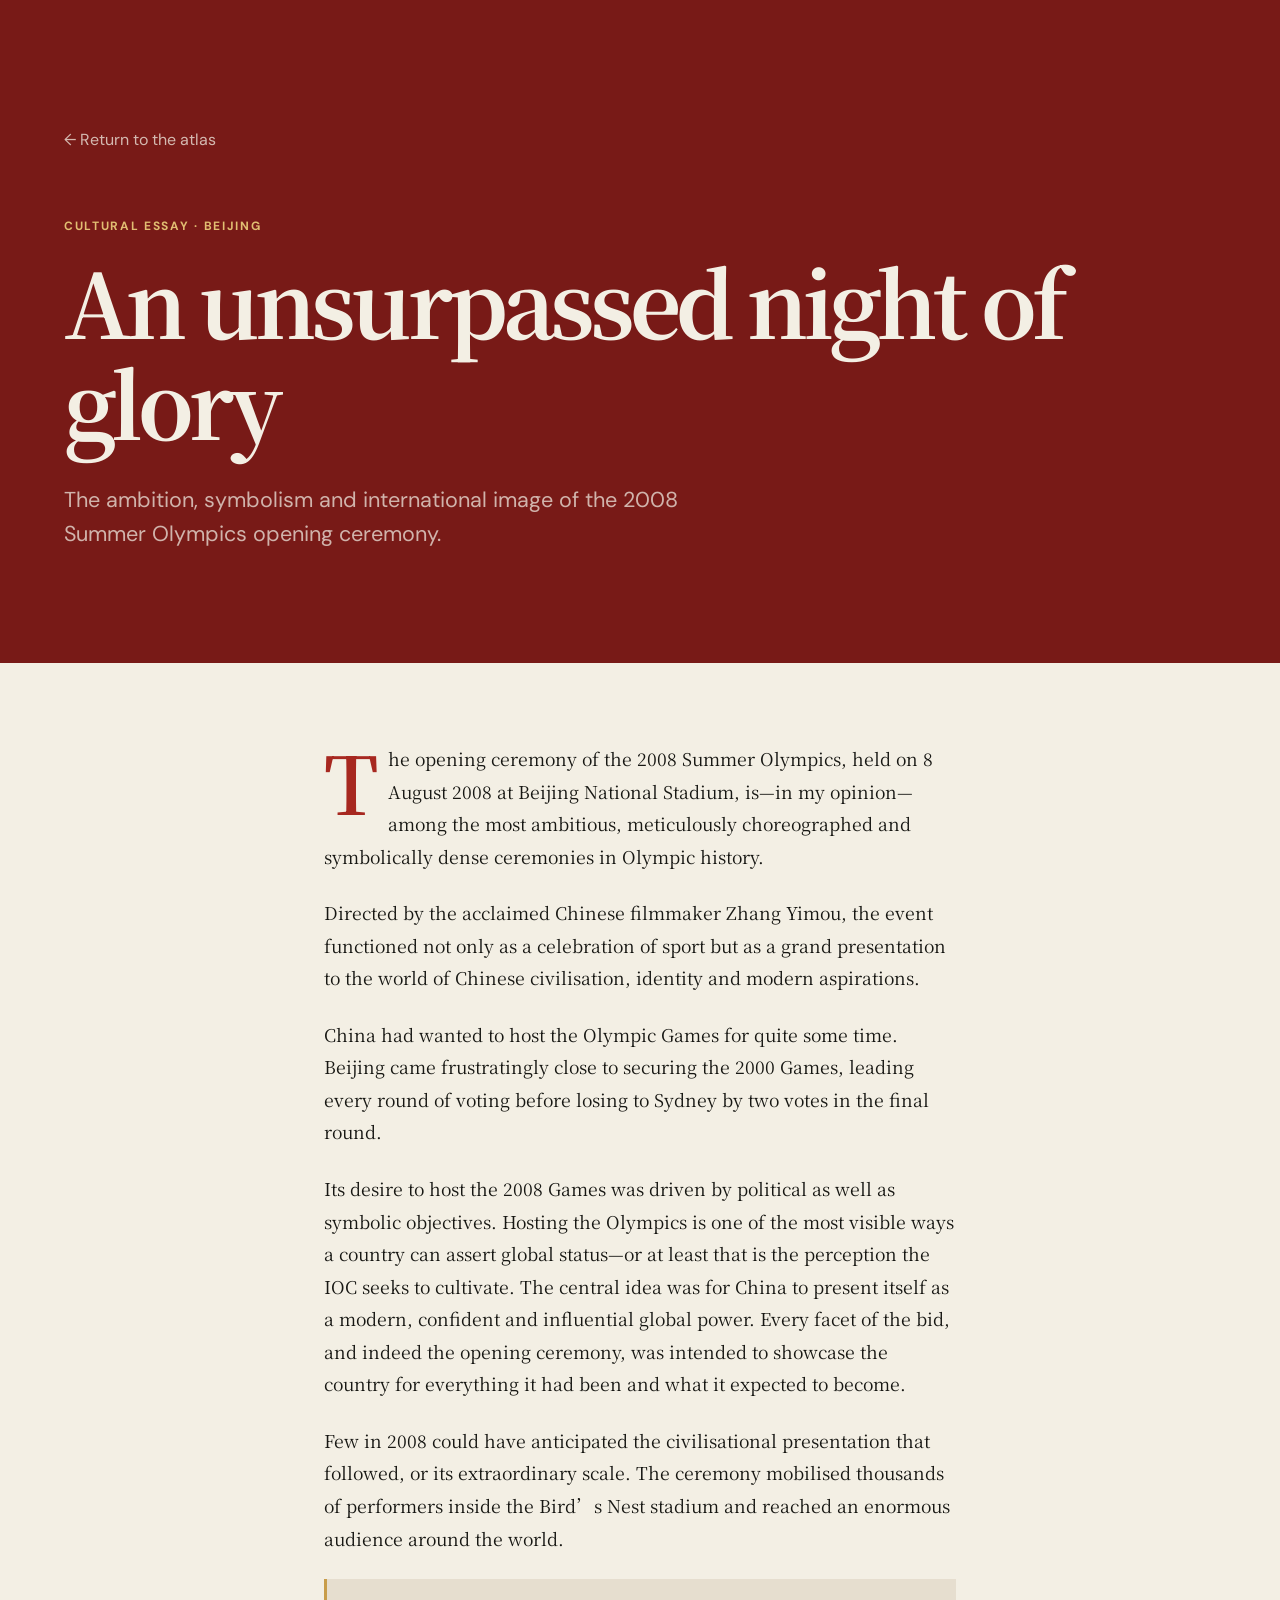
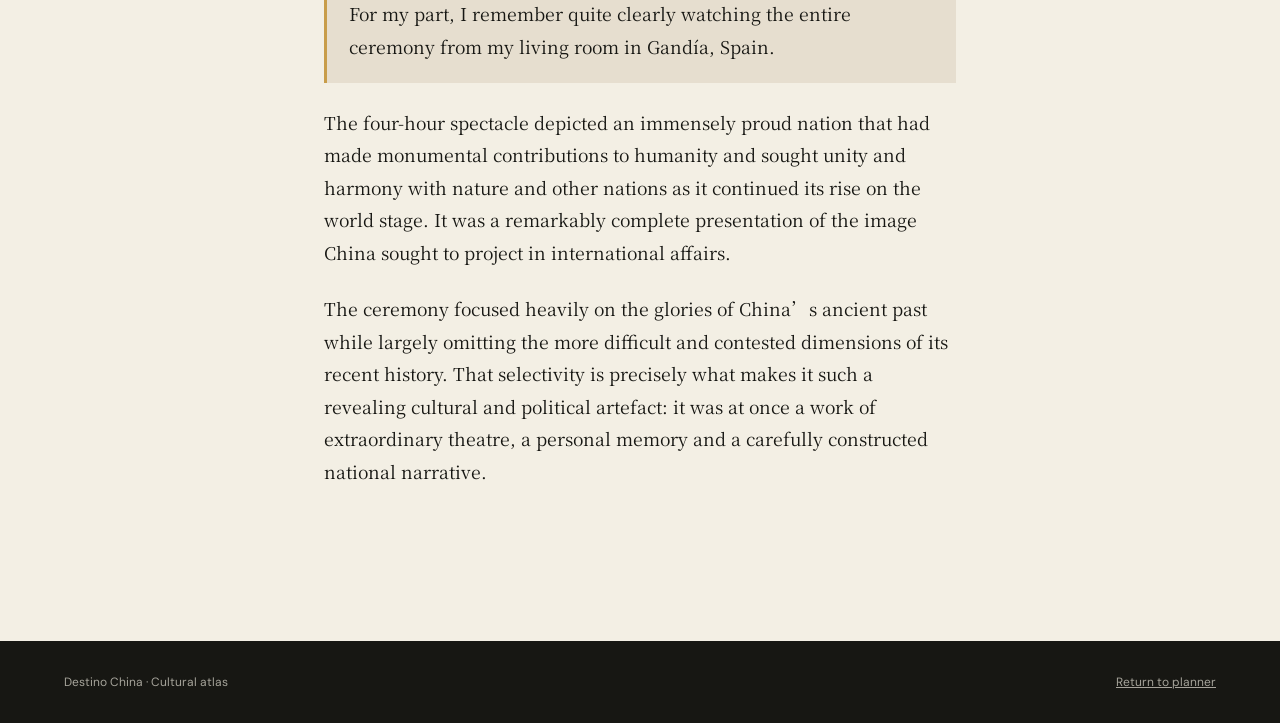
<file: openingceremony.html>
<!doctype html>
<html lang="en">
<head>
  <meta charset="utf-8">
  <meta name="viewport" content="width=device-width, initial-scale=1">
  <meta name="description" content="A personal reflection on the Beijing 2008 Olympic opening ceremony.">
  <title>Beijing 2008 — Destino China</title>
  <link rel="preconnect" href="https://fonts.googleapis.com">
  <link rel="preconnect" href="https://fonts.gstatic.com" crossorigin>
  <link href="https://fonts.googleapis.com/css2?family=DM+Sans:wght@400;500;600;700&family=Noto+Serif+SC:wght@500;600;700&display=swap" rel="stylesheet">
  <link rel="stylesheet" href="assets/styles.css">
  <style>
    .essay-hero { padding: 8rem 5vw 5rem; color: var(--paper); background: var(--red-dark); }
    .essay-hero a { display: inline-block; margin-bottom: 4rem; color: rgba(243,239,228,.75); text-decoration: none; }
    .essay-hero h1 { max-width: 1050px; }
    .essay-hero .lede { color: rgba(243,239,228,.72); }
    .essay { max-width: 760px; margin: 0 auto; padding: 5rem 5vw 8rem; }
    .essay p { margin: 0 0 1.5rem; font: 1.1rem/1.85 var(--serif); }
    .essay p:first-child::first-letter { float: left; margin: .05em .12em 0 0; color: var(--red); font: 600 5rem/.85 var(--serif); }
    .essay-note { padding: 1.2rem 1.4rem; border-left: 3px solid var(--gold); background: var(--paper-deep); }
  </style>
</head>
<body>
  <main>
    <header class="essay-hero">
      <a href="index.html">← Return to the atlas</a>
      <p class="eyebrow" style="color:#e1be72">Cultural essay · Beijing</p>
      <h1>An unsurpassed night of glory</h1>
      <p class="lede">The ambition, symbolism and international image of the 2008 Summer Olympics opening ceremony.</p>
    </header>
    <article class="essay">
      <p>The opening ceremony of the 2008 Summer Olympics, held on 8 August 2008 at Beijing National Stadium, is—in my opinion—among the most ambitious, meticulously choreographed and symbolically dense ceremonies in Olympic history.</p>
      <p>Directed by the acclaimed Chinese filmmaker Zhang Yimou, the event functioned not only as a celebration of sport but as a grand presentation to the world of Chinese civilisation, identity and modern aspirations.</p>
      <p>China had wanted to host the Olympic Games for quite some time. Beijing came frustratingly close to securing the 2000 Games, leading every round of voting before losing to Sydney by two votes in the final round.</p>
      <p>Its desire to host the 2008 Games was driven by political as well as symbolic objectives. Hosting the Olympics is one of the most visible ways a country can assert global status—or at least that is the perception the IOC seeks to cultivate. The central idea was for China to present itself as a modern, confident and influential global power. Every facet of the bid, and indeed the opening ceremony, was intended to showcase the country for everything it had been and what it expected to become.</p>
      <p>Few in 2008 could have anticipated the civilisational presentation that followed, or its extraordinary scale. The ceremony mobilised thousands of performers inside the Bird’s Nest stadium and reached an enormous audience around the world.</p>
      <p class="essay-note">For my part, I remember quite clearly watching the entire ceremony from my living room in Gandía, Spain.</p>
      <p>The four-hour spectacle depicted an immensely proud nation that had made monumental contributions to humanity and sought unity and harmony with nature and other nations as it continued its rise on the world stage. It was a remarkably complete presentation of the image China sought to project in international affairs.</p>
      <p>The ceremony focused heavily on the glories of China’s ancient past while largely omitting the more difficult and contested dimensions of its recent history. That selectivity is precisely what makes it such a revealing cultural and political artefact: it was at once a work of extraordinary theatre, a personal memory and a carefully constructed national narrative.</p>
    </article>
  </main>
  <footer><span>Destino China · Cultural atlas</span><a href="index.html">Return to planner</a></footer>
</body>
</html>
</file>
<file: assets/styles.css>
:root {
  --ink: #171713;
  --paper: #f3efe4;
  --paper-deep: #e6decf;
  --red: #a72820;
  --red-dark: #781a17;
  --jade: #164f45;
  --gold: #c89d4a;
  --line: rgba(23, 23, 19, .18);
  --serif: "Noto Serif SC", Georgia, serif;
  --sans: "DM Sans", system-ui, sans-serif;
}

* { box-sizing: border-box; }
html { scroll-behavior: smooth; }
body { margin: 0; color: var(--ink); background: var(--paper); font: 16px/1.55 var(--sans); }
a { color: inherit; }
button, input { font: inherit; }
.sr-only { position: absolute; width: 1px; height: 1px; overflow: hidden; clip: rect(0,0,0,0); white-space: nowrap; }

.site-header { min-height: 72px; display: flex; align-items: center; justify-content: space-between; padding: 0 5vw; border-bottom: 1px solid var(--line); }
.brand { display: flex; gap: .75rem; align-items: center; font-weight: 700; text-decoration: none; }
.brand-mark { width: 2.25rem; aspect-ratio: 1; display: grid; place-items: center; color: var(--paper); background: var(--red); border-radius: 50%; font-family: var(--serif); }
nav { display: flex; gap: 1.75rem; }
nav a { font-size: .9rem; font-weight: 600; text-decoration: none; }
nav a:hover { color: var(--red); }

main > section { padding: 6rem 5vw; }
.intro { min-height: calc(100vh - 72px); display: grid; grid-template-columns: minmax(0, .92fr) minmax(320px, .7fr); gap: 6vw; align-items: center; background-image: radial-gradient(circle at 12% 80%, rgba(200,157,74,.17), transparent 27%); }
.eyebrow { margin: 0 0 1rem; color: var(--red); font-size: .75rem; font-weight: 700; letter-spacing: .14em; text-transform: uppercase; }
h1, h2, h3 { margin: 0; font-family: var(--serif); line-height: 1.12; }
h1 { max-width: 780px; font-size: clamp(3.2rem, 7vw, 7.4rem); letter-spacing: -.055em; }
.lede { max-width: 680px; margin: 2rem 0; font-size: clamp(1.05rem, 1.8vw, 1.35rem); color: #4a4740; }
.trip-stats { display: flex; gap: clamp(1.5rem, 4vw, 4rem); padding-top: 2rem; border-top: 1px solid var(--line); }
.trip-stats div { display: grid; }
.trip-stats strong { font: 600 1.45rem/1.2 var(--serif); }
.trip-stats span { margin-top: .3rem; color: #68645b; font-size: .78rem; }
.intro-image { position: relative; margin: 0; align-self: stretch; min-height: 520px; overflow: hidden; background: var(--jade); }
.intro-image img { width: 100%; height: 100%; object-fit: cover; filter: saturate(.78) contrast(1.07); }
.intro-image::after { content: "北京"; position: absolute; right: 1rem; bottom: 2.2rem; color: rgba(255,255,255,.82); font: 600 clamp(4rem, 8vw, 8rem)/1 var(--serif); writing-mode: vertical-rl; }
.intro-image figcaption { position: absolute; inset: auto 1rem .7rem; z-index: 1; color: rgba(255,255,255,.82); font-size: .68rem; }

.route-section { color: var(--paper); background: var(--jade); }
.section-heading { display: flex; justify-content: space-between; align-items: end; gap: 2rem; margin-bottom: 2.5rem; }
.section-heading h2 { font-size: clamp(2.15rem, 4vw, 4rem); letter-spacing: -.035em; }
.section-heading > p { max-width: 360px; margin: 0; color: #625e56; }
.route-section .section-heading > p { color: rgba(243,239,228,.68); }
.route-section .eyebrow { color: #e1be72; }
.map-layout { display: grid; grid-template-columns: minmax(0, 1.9fr) minmax(260px, .7fr); min-height: 500px; border: 1px solid rgba(243,239,228,.22); }
#map { min-height: 500px; z-index: 1; background: #d9d4c8; }
.leaflet-tile-pane { filter: grayscale(1) sepia(.18) contrast(.88); }
.route-marker { display: grid; place-items: center; width: 28px !important; height: 28px !important; margin: -14px 0 0 -14px !important; color: white; background: var(--red); border: 3px solid var(--paper); border-radius: 50%; box-shadow: 0 2px 12px rgba(0,0,0,.3); font: 700 .68rem var(--sans); }
.route-panel { display: flex; flex-direction: column; justify-content: center; padding: clamp(2rem, 4vw, 4rem); background: #113f37; }
.route-number { color: #d4b063; font-size: .74rem; letter-spacing: .16em; }
.place-chinese { margin: 1rem 0 0; color: rgba(243,239,228,.24); font: 600 clamp(4rem, 7vw, 7rem)/1 var(--serif); }
.route-panel h3 { font-size: clamp(2rem, 4vw, 3.5rem); }
.route-panel > p:not(.route-number):not(.place-chinese) { color: rgba(243,239,228,.7); }
.place-meta { display: grid; gap: .25rem; margin: 1rem 0 2rem; font-size: .78rem; color: rgba(243,239,228,.58); }
.text-button { align-self: start; padding: .7rem 0; color: var(--paper); background: none; border: 0; border-bottom: 1px solid rgba(243,239,228,.4); cursor: pointer; }
.route-tabs { display: grid; grid-template-columns: repeat(5, 1fr); gap: 0; margin: 0; padding: 0; list-style: none; border: 1px solid rgba(243,239,228,.22); border-top: 0; }
.route-tabs button { width: 100%; padding: 1.25rem .8rem; color: rgba(243,239,228,.6); background: transparent; border: 0; border-right: 1px solid rgba(243,239,228,.16); cursor: pointer; }
.route-tabs li:last-child button { border-right: 0; }
.route-tabs button.active, .route-tabs button:hover { color: var(--paper); background: rgba(255,255,255,.08); }

.planner-section { background: var(--paper-deep); }
.planner-grid { display: grid; grid-template-columns: 1fr 1fr; gap: 1.5rem; }
.panel { padding: clamp(1.5rem, 3vw, 2.5rem); background: var(--paper); border-top: 4px solid var(--red); box-shadow: 0 14px 30px rgba(52,38,20,.07); }
.panel-title { display: flex; justify-content: space-between; align-items: center; margin-bottom: 1.5rem; }
.panel-title h3 { font-size: 1.55rem; }
.panel-title span { color: #736d63; font-size: .8rem; }
.progress-track { height: 4px; margin-bottom: 1rem; overflow: hidden; background: #d8d1c4; }
.progress-track span { display: block; width: 0; height: 100%; background: var(--red); transition: width .25s ease; }
.check-item { display: flex; gap: .8rem; align-items: center; padding: .9rem 0; border-bottom: 1px solid var(--line); }
.check-item input { width: 1.1rem; height: 1.1rem; accent-color: var(--red); }
.check-item label { cursor: pointer; }
.check-item input:checked + label { color: #8a8377; text-decoration: line-through; }
.add-task-form { display: flex; margin-top: 1.2rem; border-bottom: 1px solid var(--ink); }
.add-task-form input { flex: 1; min-width: 0; padding: .7rem 0; background: none; border: 0; outline: none; }
.add-task-form button { width: 2.5rem; font-size: 1.5rem; background: none; border: 0; cursor: pointer; }
.budget-fields { display: grid; grid-template-columns: 1fr 1fr; gap: 1rem; }
.budget-fields label { position: relative; display: grid; gap: .35rem; color: #625e56; font-size: .78rem; }
.budget-fields input { width: 100%; padding: .8rem 2rem .8rem .8rem; background: #ebe5da; border: 1px solid transparent; }
.budget-fields label span { position: absolute; right: .8rem; bottom: .75rem; color: #777064; }
.rate-field { display: block; margin: 1.2rem 0; color: #625e56; font-size: .78rem; }
.rate-field input { width: 5rem; margin-left: .5rem; padding: .45rem; background: transparent; border: 1px solid var(--line); }
.budget-total { display: grid; grid-template-columns: 1fr auto; align-items: end; padding-top: 1.4rem; border-top: 1px solid var(--line); }
.budget-total span { font-size: .85rem; }
.budget-total strong { font: 600 2.4rem/1 var(--serif); }
.budget-total small { grid-column: 2; margin-top: .4rem; text-align: right; color: var(--red); font-weight: 700; }

.atlas-grid { display: grid; grid-template-columns: repeat(3, 1fr); gap: 1px; background: var(--line); border: 1px solid var(--line); }
.atlas-card { min-height: 270px; display: flex; flex-direction: column; padding: 2rem; background: var(--paper); }
.atlas-card .index { color: var(--red); font: 600 2rem var(--serif); }
.atlas-card h3 { margin-top: auto; font-size: 1.5rem; }
.atlas-card p { margin-bottom: 0; color: #69645b; }
.featured-essay { display: grid; grid-template-columns: 1fr 1.2fr auto; gap: 3rem; align-items: center; margin-top: 1.5rem; padding: clamp(2rem, 4vw, 4rem); color: var(--paper); background: var(--red-dark); }
.featured-essay h3 { font-size: clamp(1.7rem, 3vw, 3rem); }
.featured-essay > p { color: rgba(243,239,228,.72); }
.featured-essay a { white-space: nowrap; font-weight: 700; }
footer { display: flex; justify-content: space-between; gap: 1rem; padding: 2rem 5vw; color: rgba(243,239,228,.65); background: var(--ink); font-size: .75rem; }

@media (max-width: 900px) {
  .intro { grid-template-columns: 1fr; padding-top: 4rem; }
  .intro-image { min-height: 430px; }
  .map-layout, .planner-grid { grid-template-columns: 1fr; }
  .route-panel { min-height: 390px; }
  .atlas-grid { grid-template-columns: 1fr 1fr; }
  .featured-essay { grid-template-columns: 1fr; gap: 1rem; }
}

@media (max-width: 620px) {
  .site-header { align-items: flex-start; padding-top: 1rem; padding-bottom: 1rem; }
  nav { gap: .8rem; padding-top: .55rem; }
  nav a { font-size: .78rem; }
  main > section { padding: 4rem 5vw; }
  h1 { font-size: clamp(3rem, 15vw, 5rem); }
  .trip-stats { flex-wrap: wrap; }
  .section-heading { align-items: start; flex-direction: column; }
  .section-heading > p { display: none; }
  .route-tabs { grid-template-columns: 1fr; }
  .route-tabs button { border-right: 0; border-bottom: 1px solid rgba(243,239,228,.16); }
  .budget-fields, .atlas-grid { grid-template-columns: 1fr; }
  footer { flex-direction: column; }
}
</file>
